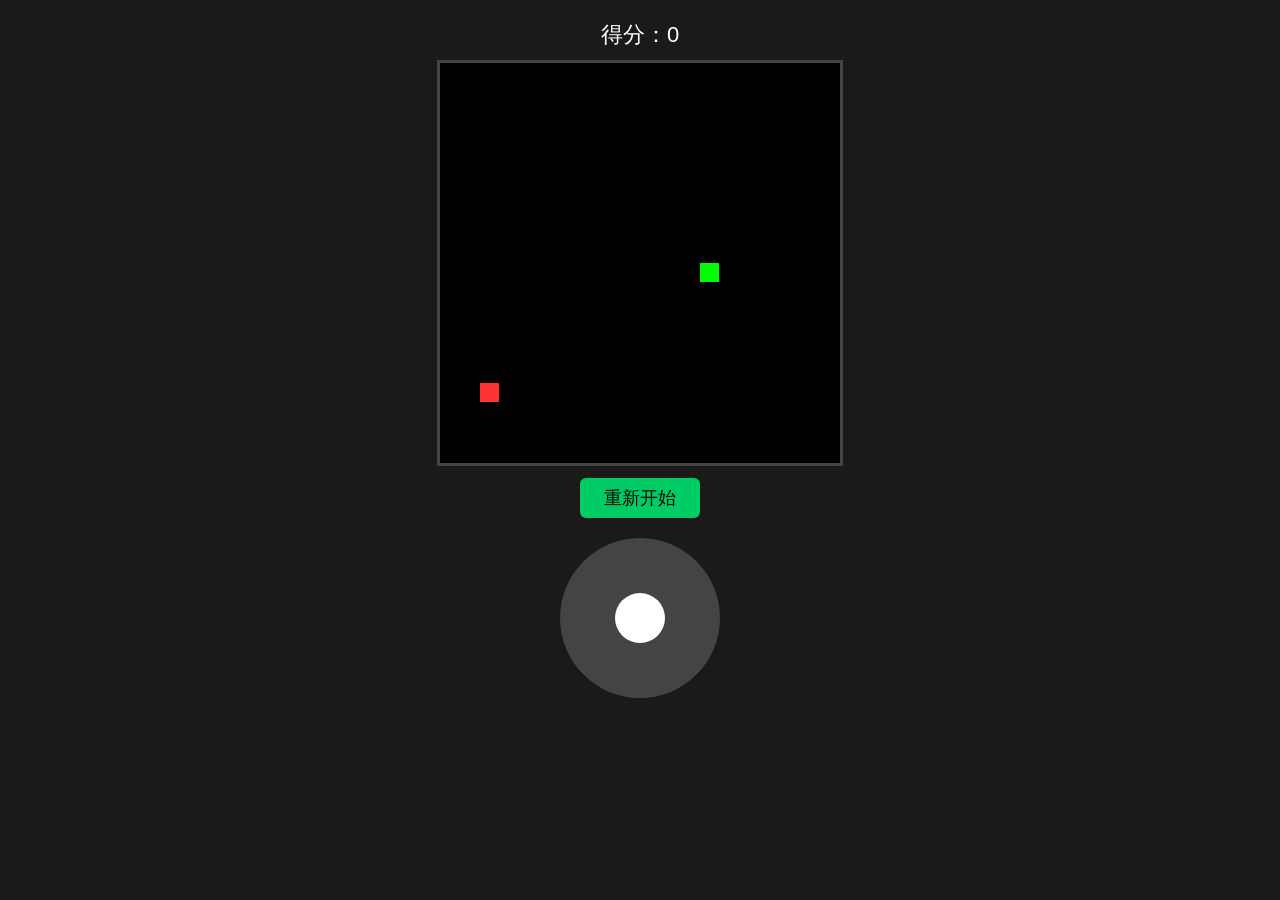
<file: 0.html>
<!DOCTYPE html>
<html lang="zh-CN">
<head>
    <meta charset="UTF-8">
    <!-- 禁止缩放、禁止页面滚动，解决iPad触摸跳掉 -->
    <meta name="viewport" content="width=device-width, initial-scale=1.0, user-scalable=no">
    <title>贪吃蛇 摇杆修复版</title>
    <style>
        * {
            margin: 0;
            padding: 0;
            box-sizing: border-box;
            font-family: sans-serif;
        }
        body {
            display: flex;
            flex-direction: column;
            align-items: center;
            background: #1a1a1a;
            padding: 20px 0;
            /* 禁止页面拖拽滚动 */
            overflow: hidden;
        }
        #gameBox {
            border: 3px solid #444;
            background: #000;
        }
        .info {
            color: #fff;
            font-size: 22px;
            margin-bottom: 10px;
        }
        .restart {
            margin: 12px 0 20px;
            padding: 8px 24px;
            font-size: 18px;
            cursor: pointer;
            background: #00cc66;
            border: none;
            border-radius: 6px;
            color: #000;
        }
        /* 摇杆容器 */
        .joystickWrap {
            width: 160px;
            height: 160px;
            background: #444;
            border-radius: 50%;
            position: relative;
            touch-action: none;
        }
        /* 中间白色原点 */
        .joystickDot {
            width: 50px;
            height: 50px;
            background: #fff;
            border-radius: 50%;
            position: absolute;
            top: 50%;
            left: 50%;
            transform: translate(-50%, -50%);
        }
    </style>
</head>
<body>
    <div class="info">得分：<span id="score">0</span></div>
    <canvas id="gameBox" width="400" height="400"></canvas>
    <button class="restart" onclick="restartGame()">重新开始</button>

    <!-- 虚拟摇杆 -->
    <div class="joystickWrap" id="stickBox">
        <div class="joystickDot" id="dot"></div>
    </div>

    <script>
        const canvas = document.getElementById('gameBox');
        const ctx = canvas.getContext('2d');
        const scoreText = document.getElementById('score');
        const stickBox = document.getElementById('stickBox');
        const dot = document.getElementById('dot');

        const size = 20;
        const totalGrid = canvas.width / size;
        let snake = [{x: 10, y: 10}];
        let food = {};
        let dx = 1, dy = 0;
        let score = 0;
        let timer;

        // 食物仅生成在画布中间，不靠墙壁
        function createFood() {
            const min = 2;
            const max = totalGrid - 3;
            return {
                x: Math.floor(Math.random() * (max - min + 1)) + min,
                y: Math.floor(Math.random() * (max - min + 1)) + min
            }
        }
        food = createFood();

        function drawBlock(x, y, color) {
            ctx.fillStyle = color;
            ctx.fillRect(x * size, y * size, size - 1, size - 1);
        }

        function gameLoop() {
            ctx.fillStyle = '#000';
            ctx.fillRect(0, 0, canvas.width, canvas.height);

            const head = {x: snake[0].x + dx, y: snake[0].y + dy};
            // 边界判断容错
            if (head.x < 0 || head.y < 0 || head.x >= totalGrid || head.y >= totalGrid) {
                clearInterval(timer);
                alert('游戏结束！得分：' + score);
                return;
            }
            // 撞到自己判断
            for (let seg of snake) {
                if (seg.x === head.x && seg.y === head.y) {
                    clearInterval(timer);
                    alert('游戏结束！得分：' + score);
                    return;
                }
            }

            snake.unshift(head);
            if (head.x === food.x && head.y === food.y) {
                score += 10;
                scoreText.innerText = score;
                food = createFood();
            } else {
                snake.pop();
            }

            snake.forEach((seg, idx) => {
                drawBlock(seg.x, seg.y, idx === 0 ? '#0f0' : '#0cc');
            })
            drawBlock(food.x, food.y, '#f33');
        }

        // 摇杆逻辑
        const radius = stickBox.offsetWidth / 2;
        const dotR = dot.offsetWidth / 2;
        let isDrag = false;

        // 触摸/鼠标按下
        function startDrag(e) {
            e.preventDefault();
            isDrag = true;
        }
        // 拖动移动（修复斜向摇杆乱变向撞自己）
        function moveDrag(e) {
            if (!isDrag) return;
            e.preventDefault(); // 阻止页面滚动，解决跳掉核心
            const rect = stickBox.getBoundingClientRect();
            let clientX, clientY;
            if (e.touches) {
                clientX = e.touches[0].clientX;
                clientY = e.touches[0].clientY;
            } else {
                clientX = e.clientX;
                clientY = e.clientY;
            }
            // 相对圆心坐标
            let x = clientX - rect.left - radius;
            let y = clientY - rect.top - radius;
            // 限制不超出大圆
            const dist = Math.hypot(x, y);
            const maxMove = radius - dotR;
            if (dist > maxMove) {
                x = x / dist * maxMove;
                y = y / dist * maxMove;
            }
            // 移动白点
            dot.style.left = radius + x + 'px';
            dot.style.top = radius + y + 'px';

            // 优化：只取偏移更大的单一方向，杜绝斜拉瞬间掉头撞自己
            const deadZone = 15;
            if (Math.abs(x) > deadZone || Math.abs(y) > deadZone) {
                if (Math.abs(x) > Math.abs(y)) {
                    // 左右方向
                    if (x > 0 && dx !== -1) { dx = 1; dy = 0; }
                    if (x < 0 && dx !== 1) { dx = -1; dy = 0; }
                } else {
                    // 上下方向
                    if (y > 0 && dy !== -1) { dx = 0; dy = 1; }
                    if (y < 0 && dy !== 1) { dx = 0; dy = -1; }
                }
            }
        }
        // 松开复位原点
        function endDrag() {
            isDrag = false;
            dot.style.left = radius + 'px';
            dot.style.top = radius + 'px';
        }

        // 触屏事件（iPad）
        stickBox.addEventListener('touchstart', startDrag);
        stickBox.addEventListener('touchmove', moveDrag);
        stickBox.addEventListener('touchend', endDrag);
        stickBox.addEventListener('touchcancel', endDrag);
        // 鼠标兼容电脑
        stickBox.addEventListener('mousedown', startDrag);
        document.addEventListener('mousemove', moveDrag);
        document.addEventListener('mouseup', endDrag);

        // 键盘备用
        document.addEventListener('keydown', e => {
            switch(e.key) {
                case 'ArrowUp': if(dy!==1){dx=0;dy=-1;} break;
                case 'ArrowDown': if(dy!==-1){dx=0;dy=1;} break;
                case 'ArrowLeft': if(dx!==1){dx=-1;dy=0;} break;
                case 'ArrowRight': if(dx!==-1){dx=1;dy=0;} break;
            }
        })

        function restartGame() {
            clearInterval(timer);
            snake = [{x: 10, y: 10}];
            dx = 1; dy = 0;
            score = 0;
            scoreText.innerText = 0;
            food = createFood();
            timer = setInterval(gameLoop, 300);
        }

        timer = setInterval(gameLoop, 300);
    </script>
</body>
</html>
</file>
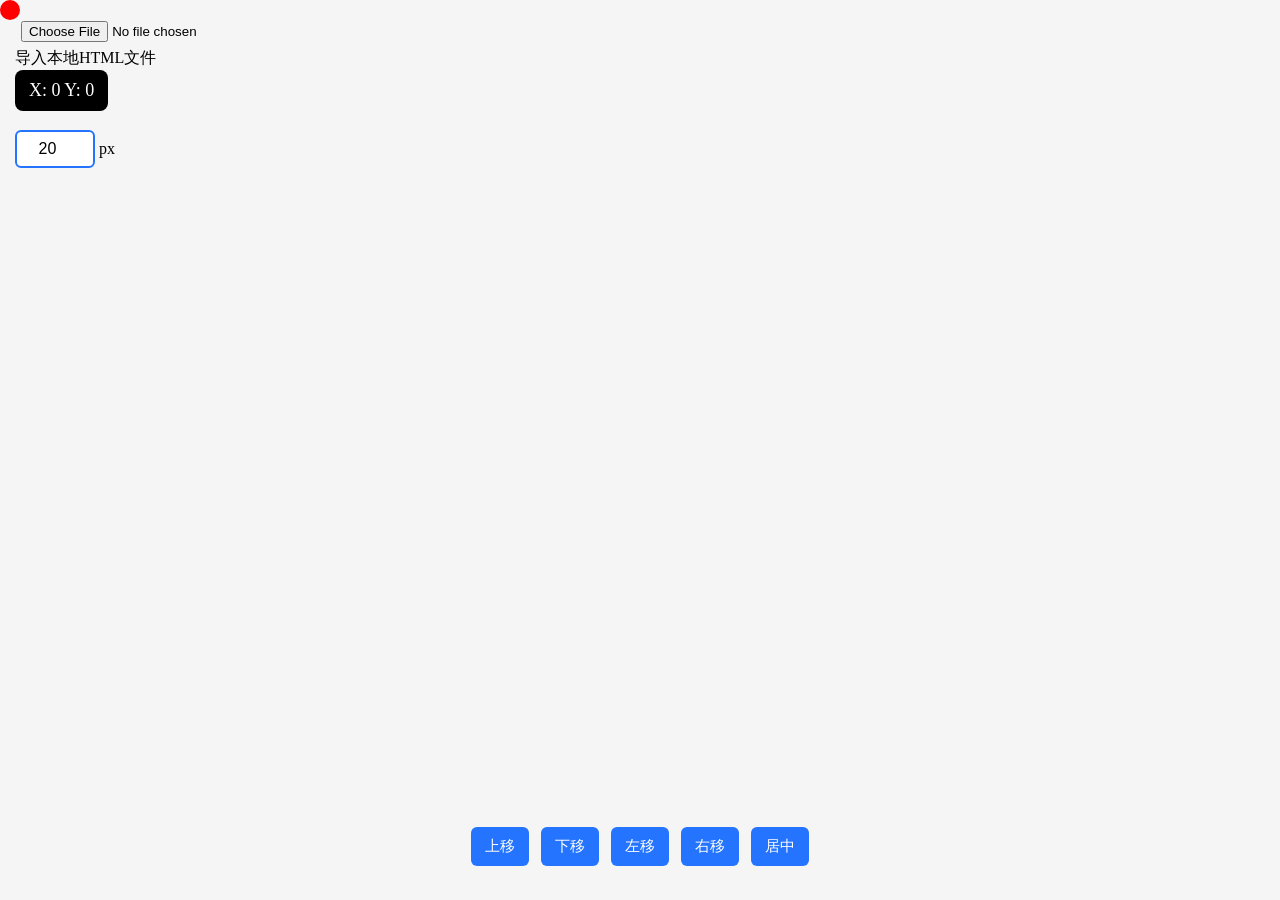
<file: 1.html>
<!DOCTYPE html>
<html lang="zh-CN">
<head>
<meta charset="UTF-8">
<meta name="viewport" content="width=device-width, initial-scale=1.0">
<title>导入HTML+拖动圆点工具</title>
<style>
*{
  margin:0;
  padding:0;
  box-sizing:border-box;
}
body{
  min-height:100vh;
  background:#f5f5f5;
  position:relative;
}
/* 导入文件区域 */
.upload-box{
  position:fixed;
  top:15px;
  left:15px;
  z-index:99;
}
#fileInput{
  padding:6px;
}
/* 坐标提示 */
.tip{
  position:fixed;
  top:70px;
  left:15px;
  background:#000;
  color:#fff;
  padding:10px 14px;
  border-radius:8px;
  font-size:18px;
  z-index:99;
}
/* 步长输入区域 */
.step-input-area{
  position:fixed;
  top:130px;
  left:15px;
  z-index:99;
}
.step-input-area input{
  width:80px;
  padding:8px;
  font-size:16px;
  border:2px solid #2574ff;
  border-radius:6px;
  text-align:center;
}
/* 按钮区域 */
.btn-box{
  position:fixed;
  bottom:30px;
  left:0;
  right:0;
  text-align:center;
  z-index:99;
}
button{
  padding:10px 14px;
  font-size:15px;
  border:none;
  border-radius:6px;
  background:#2574ff;
  color:#fff;
  margin:4px;
}
/* 圆点样式 */
.dot{
  width:20px;
  height:20px;
  border-radius:50%;
  background:#ff0000;
  position:absolute;
  top:0px;
  left:0px;
  touch-action:none;
  z-index:100;
}
/* 外部HTML渲染容器 */
.html-container{
  width:100%;
  min-height:100vh;
}
</style>
</head>
<body>
<!-- 文件上传控件 -->
<div class="upload-box">
  <input type="file" id="fileInput" accept=".html">
  <div>导入本地HTML文件</div>
</div>

<div class="tip">X: 0  Y: 0</div>

<!-- 自定义移动像素输入框 -->
<div class="step-input-area">
  <input type="number" id="stepInput" value="20" min="1">
  <span>px</span>
</div>

<div class="btn-box">
  <button id="upBtn">上移</button>
  <button id="downBtn">下移</button>
  <button id="leftBtn">左移</button>
  <button id="rightBtn">右移</button>
  <button id="centerBtn">居中</button>
</div>

<!-- 外部HTML渲染容器 -->
<div class="html-container" id="htmlWrap"></div>

<!-- 可拖动圆点 -->
<div class="dot" id="dot"></div>

<script>
const dot = document.getElementById('dot');
const tip = document.querySelector('.tip');
const stepInput = document.getElementById('stepInput');
const upBtn = document.getElementById('upBtn');
const downBtn = document.getElementById('downBtn');
const leftBtn = document.getElementById('leftBtn');
const rightBtn = document.getElementById('rightBtn');
const centerBtn = document.getElementById('centerBtn');
const fileInput = document.getElementById('fileInput');
const htmlWrap = document.getElementById('htmlWrap');

let drag = false;
let offX, offY;

// 更新坐标显示
function updateTip(){
  let x = Math.round(parseFloat(dot.style.left || 0));
  let y = Math.round(parseFloat(dot.style.top || 0));
  tip.innerText = `X: ${x}  Y: ${y}`;
}

// 获取步长
function getStep(){
  let num = Number(stepInput.value);
  if(num < 1) return 1;
  return num;
}

// ========== 新增：读取本地HTML文件并渲染 ==========
fileInput.addEventListener('change', function(e){
  const file = e.target.files[0];
  if(!file) return;
  const reader = new FileReader();
  reader.onload = function(res){
    // 将读取到的html内容放入容器渲染
    htmlWrap.innerHTML = res.target.result;
  }
  reader.readAsText(file);
})

// 触屏拖动圆点
dot.addEventListener('touchstart',e=>{
  drag = true;
  let t = e.touches[0];
  offX = t.clientX - dot.offsetLeft;
  offY = t.clientY - dot.offsetTop;
  e.preventDefault();
})
document.addEventListener('touchmove',e=>{
  if(!drag) return;
  let t = e.touches[0];
  let x = t.clientX - offX;
  let y = t.clientY - offY;
  dot.style.left = x + 'px';
  dot.style.top = y + 'px';
  updateTip();
  e.preventDefault();
})
document.addEventListener('touchend',()=>{
  drag = false;
})

// 鼠标拖动（电脑端补充）
dot.onmousedown = e => {
  drag = true;
  offX = e.clientX - dot.offsetLeft;
  offY = e.clientY - dot.offsetTop;
  document.onmousemove = ev => {
    if(!drag) return;
    dot.style.left = ev.clientX - offX + 'px';
    dot.style.top = ev.clientY - offY + 'px';
    updateTip();
  }
  document.onmouseup = () => drag = false;
}

// 上下左右按钮
upBtn.onclick = function(){
  let step = getStep();
  let y = parseFloat(dot.style.top || 0);
  dot.style.top = (y - step) + 'px';
  updateTip();
}
downBtn.onclick = function(){
  let step = getStep();
  let y = parseFloat(dot.style.top || 0);
  dot.style.top = (y + step) + 'px';
  updateTip();
}
leftBtn.onclick = function(){
  let step = getStep();
  let x = parseFloat(dot.style.left || 0);
  dot.style.left = (x - step) + 'px';
  updateTip();
}
rightBtn.onclick = function(){
  let step = getStep();
  let x = parseFloat(dot.style.left || 0);
  dot.style.left = (x + step) + 'px';
  updateTip();
}

// 居中按钮
centerBtn.onclick = function(){
  const winW = window.innerWidth;
  const winH = window.innerHeight;
  const centerX = winW / 2 - 10;
  const centerY = winH / 2 - 10;
  dot.style.left = centerX + 'px';
  dot.style.top = centerY + 'px';
  updateTip();
}
</script>
</body>
</html>
</file>
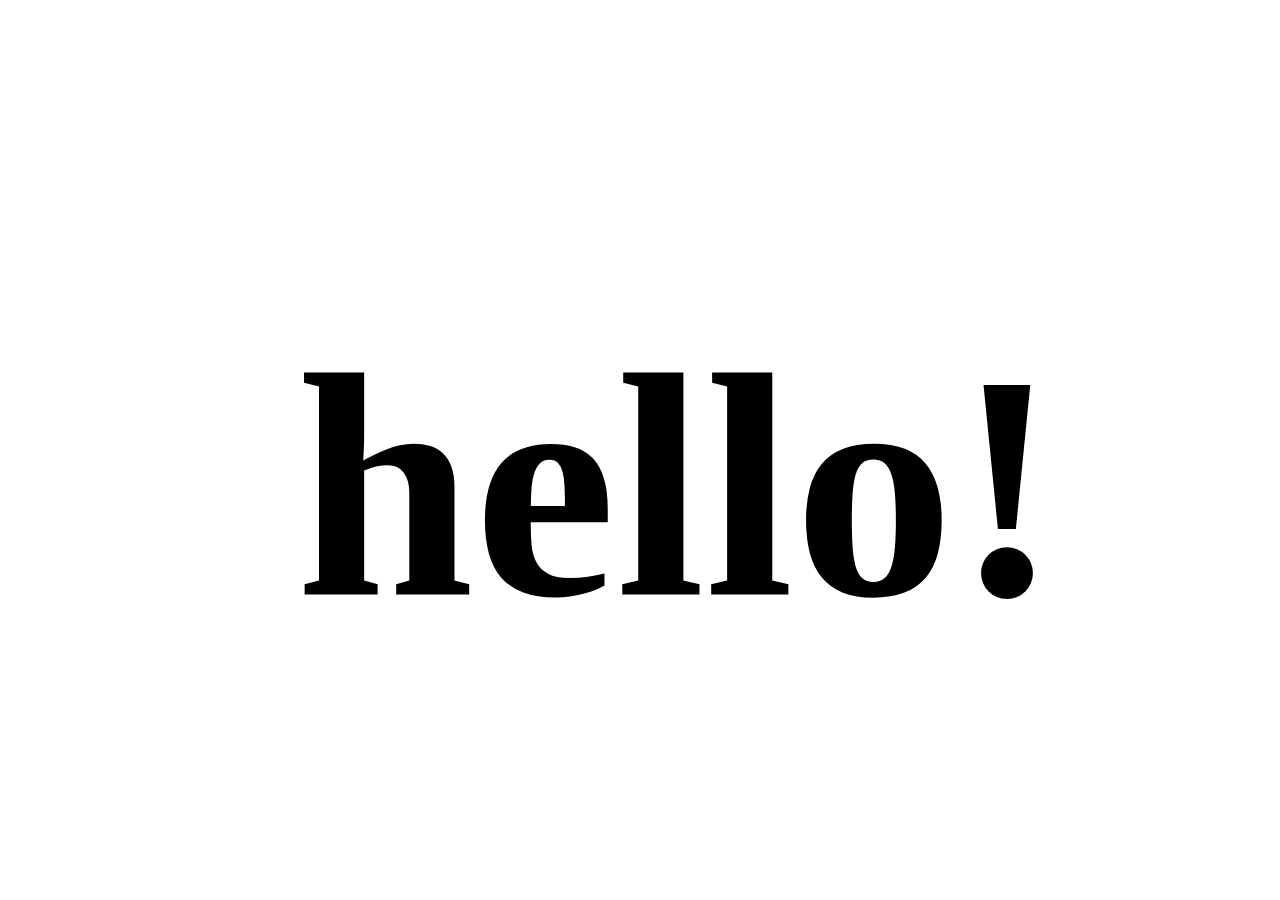
<file: 2.html>
<!doctype html>
<html>
<head>
	<meta charset="utf-8">
	<title>动画</title>
	<style>
		h1{
			animation:2s move forwards;
			animation-delay:1s;
			position:absolute;
			transform:scale(10);
			top:-170px;
			left:50%;
			color:black;
			font-family:"PingFang SC"
		}
		@keyframes move{
			0%{top:-170px;left:50%;}
			100%{top:50%;left:50%;}
		}
	</style>
</head>
<body>
	<a href="btc.html"><h1>hello!</h1></a>
</body>
</html>
</file>
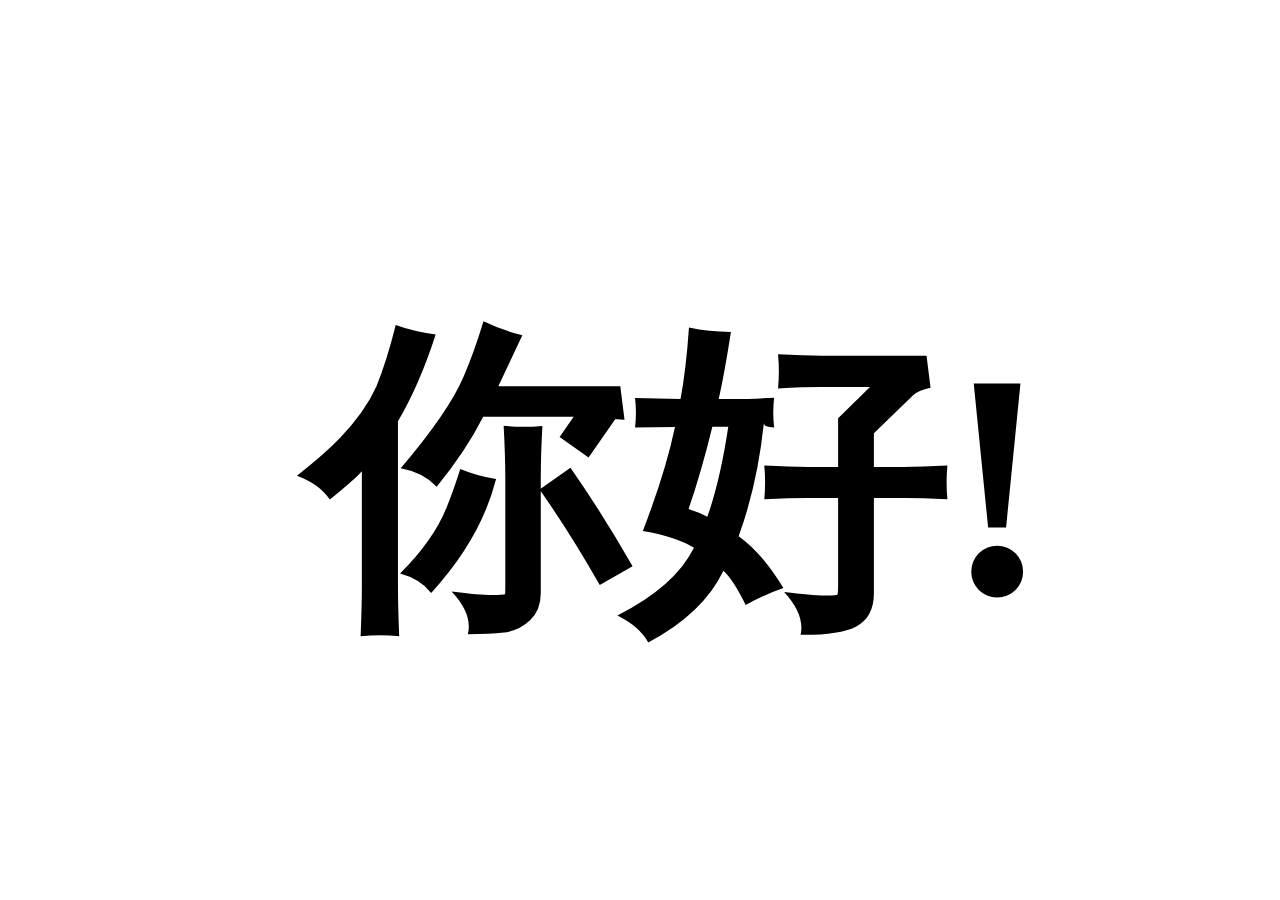
<file: btc.html>
<!doctype html>
<html>
<head>
	<meta charset="utf-8">
	<style>
		h1{
			animation:2s move forwards;
			animation-delay:1s;
			position:absolute;
			transform:scale(10);
			top:-200px;
			left:50%;
			color:black;
			font-family:"PingFang SC"
		}
		@keyframes move{
			0%{top:-200px;left:50%;}
			100%{top:50%;left:50%;}
		}
	</style>
</head>
<body>
	<a href="2.html"><h1>你好!</h1></a>
</body>
</html>
</file>
